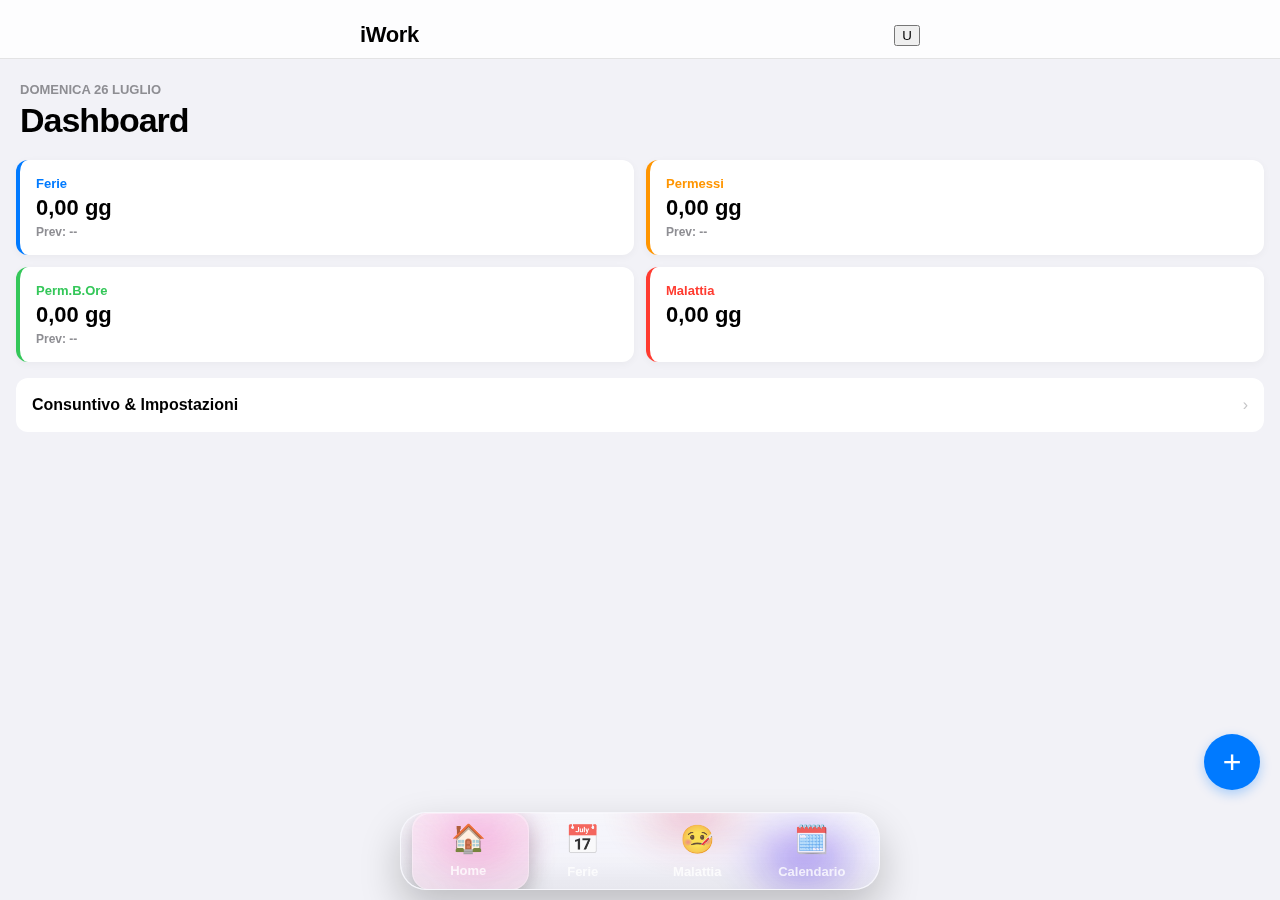
<file: index.html>
<!DOCTYPE html>
<html lang="it">
<head>
    <meta charset="UTF-8">
    <meta name="viewport" content="width=device-width, initial-scale=1.0, maximum-scale=1.0, user-scalable=no, viewport-fit=cover">
    <title>iWork - Dashboard</title>
    <link rel="stylesheet" href="style.css">
    <link rel="manifest" href="manifest.json">
    <link rel="apple-touch-icon" href="icon-192.png">
    <meta name="apple-mobile-web-app-capable" content="yes">
    <meta name="apple-mobile-web-app-status-bar-style" content="black-translucent">
</head>
<body data-page="index">
    <header class="ios-navbar">
        <div class="nav-content"><span class="nav-brand">iWork</span><button id="user-pill" class="user-pill" onclick="openUserPicker()" title="Cambia utente">U</button></div>
    </header>

    <main class="main-content">
        <header class="dashboard-header">
            <p class="date-subtitle" id="current-date"></p>
            <h1 class="large-title">Dashboard</h1>
        </header>

        <section class="ios-card-grid">
            <div class="ios-card" style="border-left: 4px solid var(--blue);">
                <span class="card-label" style="color:var(--blue)">Ferie</span>
                <span class="value" id="val-ferie">--</span>
                <span class="subvalue" id="val-ferie-prev">Prev: --</span>
            </div>
            <div class="ios-card" style="border-left: 4px solid var(--orange);">
                <span class="card-label" style="color:var(--orange)">Permessi</span>
                <span class="value" id="val-rol">--</span>
                <span class="subvalue" id="val-rol-prev">Prev: --</span>
            </div>
            <div class="ios-card" style="border-left: 4px solid var(--green);">
                <span class="card-label" style="color:var(--green)">Perm.B.Ore</span>
                <span class="value" id="val-conto">--</span>
                <span class="subvalue" id="val-conto-prev">Prev: --</span>
            </div>
            <div class="ios-card" style="border-left: 4px solid var(--red);">
                <span class="card-label" style="color:var(--red)">Malattia</span>
                <span class="value" id="val-malattia">--</span>
            </div>
        </section>

        <div style="padding: 0 16px;">
            <button class="ios-card-btn" onclick="toggleSheet(true)">
                <span style="font-weight:600;">Consuntivo & Impostazioni</span>
                <span style="color:#C6C6C8;">›</span>
            </button>
        </div>
    </main>

    <button class="ios-fab" onclick="openAddModal()">+</button>

    <div id="modal-overlay" class="modal-backdrop" onclick="toggleModal(false)"></div>
    <div id="add-modal" class="ios-page-sheet" style="height: 72%;">
        <div class="modal-nav">
            <button onclick="toggleModal(false)" class="btn-link">Annulla</button>
            <span class="modal-title" style="font-weight:600;">Nuovo Record</span>
            <button onclick="saveData()" class="btn-link" style="font-weight:700;">Aggiungi</button>
        </div>
        <div style="padding: 20px; background: #F2F2F7; height: 100%;">
            <div class="ios-input-group">
                <div class="ios-input-row">
                    <label>Tipo</label>
                    <select id="in-tipo" onchange="gestisciAutoOre()">
                        <option value="ferie">Ferie (Personali)</option>
                        <option value="ferie_az">Ferie (Aziendali)</option>
                        <option value="rol">Permessi (ROL)</option>
                        <option value="conto">Perm.B.Ore</option>
                        <option value="malattia">Malattia</option>
                        <option value="avis">🩸 AVIS</option>
                        <option value="maturazione">➕ Maturazione</option>
                    </select>
                </div>
                <div class="ios-input-row">
                    <label>Ore</label>
                    <input type="number" id="in-ore" step="0.01" placeholder="0.00">
                </div>
                <div class="ios-input-row">
                    <label>Data</label>
                    <input type="date" id="in-data">
                </div>
                <div class="ios-input-row">
                    <label>Note</label>
                    <input type="text" id="in-note" placeholder="Opzionale">
                </div>
            </div>
        </div>
    </div>

    <div id="overlay-sheet" class="modal-backdrop" onclick="toggleSheet(false)"></div>
    <div id="ios-sheet" class="ios-page-sheet" style="height:92%;">
        <div class="modal-nav">
            <button onclick="toggleSettings()" class="btn-link" style="font-size: 24px;">⚙️</button>
            <span class="modal-title">Consuntivo</span>
            <button onclick="toggleSheet(false)" class="btn-link" style="font-weight:700;">Fatto</button>
        </div>
        <div style="padding:20px; overflow-y:auto; height:calc(100% - 60px);">
            <div id="settings-panel" style="display:none; background:#F2F2F7; padding:15px; border-radius:14px; margin-bottom:20px; border: 1px solid #DDD;">
                <h3 style="margin-top:0; font-size:16px;">Configurazione Residui (Ore)</h3>
                <div id="settings-inputs"></div>
                <button onclick="saveSettings()" class="ios-btn-blue" style="margin-top:10px; padding:12px;">Salva e Aggiorna</button>
            </div>
            <div class="consuntivo-container">
                <table style="width:100%; border-collapse:collapse; font-size:12px;">
                    <thead>
                        <tr style="background:#F9F9F9; border-bottom:0.5px solid #DDD;">
                            <th style="padding:10px; text-align:left;">VOCE</th>
                            <th style="padding:10px; text-align:center;">AP</th>
                            <th style="padding:10px; text-align:center;">SPET.</th>
                            <th style="padding:10px; text-align:center;">GOD.</th>
                            <th style="padding:10px; text-align:right;">SALDO</th>
                        </tr>
                    </thead>
                    <tbody id="consuntivo-body"></tbody>
                </table>
            </div>
            <div style="margin-top:30px;">
                <button onclick="exportBackup()" class="ios-btn-white" style="color:var(--blue); display:flex; justify-content:space-between;">
                    <span>Esporta Backup</span><span>📥</span>
                </button>
                <input type="file" id="importFile" style="display:none" onchange="importBackup(event)">
                <button onclick="document.getElementById('importFile').click()" class="ios-btn-white" style="color:var(--orange); margin-top:10px; display:flex; justify-content:space-between;">
                    <span>Importa Backup</span><span>📤</span>
                </button>
            </div>
        </div>
    </div>

    <nav class="tab-bar tab-liquid">
        <div class="liquid-indicator"></div>
        <a href="index.html" class="tab-item active">🏠<span>Home</span></a>
        <a href="ferie.html" class="tab-item">📅<span>Ferie</span></a>
        <a href="malattia.html" class="tab-item">🤒<span>Malattia</span></a>
        <a href="calendario.html" class="tab-item">🗓️<span>Calendario</span></a>
    </nav>
    <script src="app.js"></script>
</body>
</html>
</file>
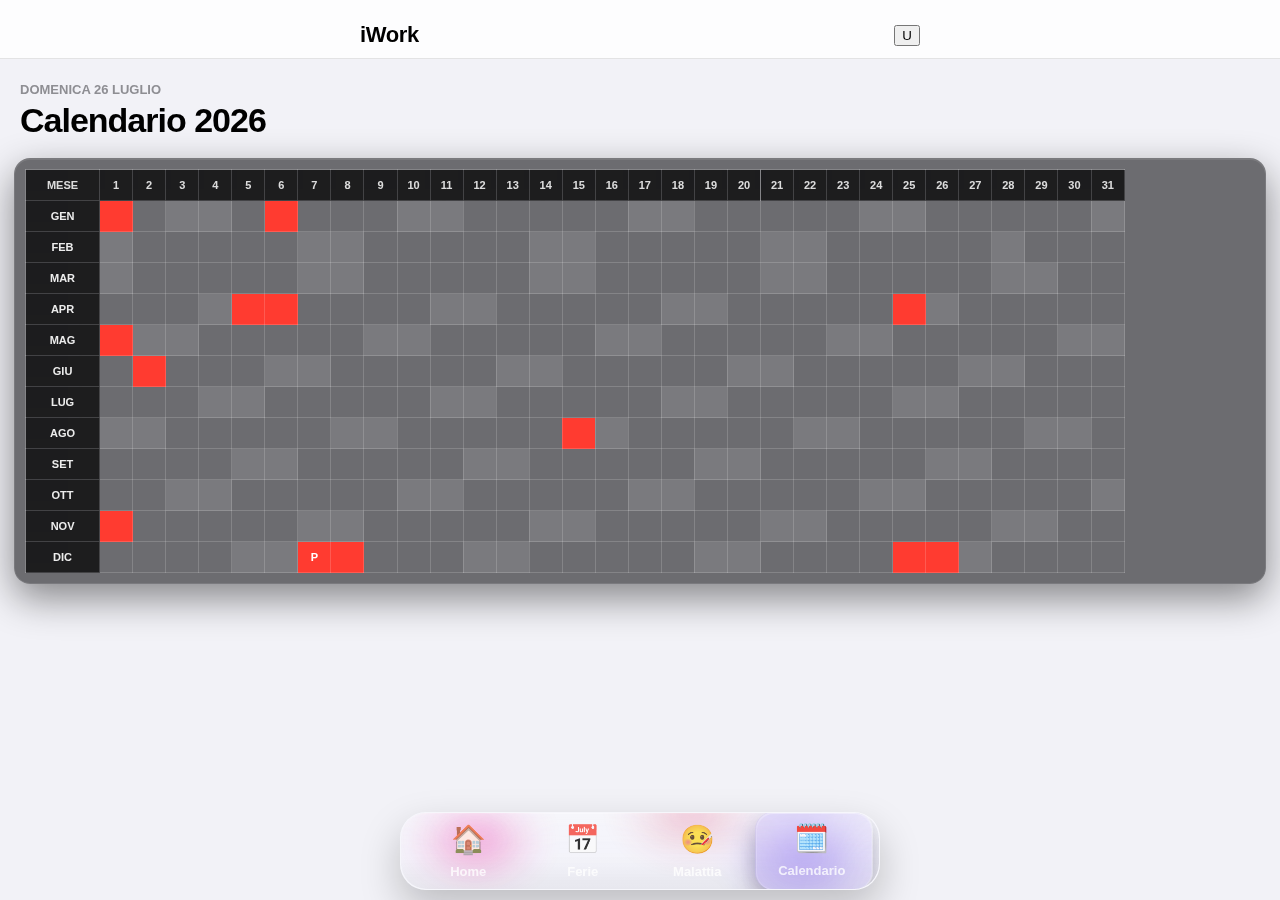
<file: calendario.html>
<!DOCTYPE html>

<html lang="it">
<head>
<meta charset="utf-8"/>
<meta content="width=device-width, initial-scale=1.0, maximum-scale=1.0, user-scalable=no, viewport-fit=cover" name="viewport"/>
<title>iWork - Calendario Orizzontale</title>
<link href="style.css" rel="stylesheet"/>
    <link rel="apple-touch-icon" sizes="180x180" href="icon-180.png">
    <link rel="apple-touch-icon" sizes="167x167" href="icon-167.png">
    <link rel="apple-touch-icon" sizes="152x152" href="icon-152.png">
    <link rel="apple-touch-icon" sizes="120x120" href="icon-120.png">
</head>
<body data-page="calendario">
<header class="ios-navbar">
<div class="nav-content"><span class="nav-brand">iWork</span><button id="user-pill" class="user-pill" onclick="openUserPicker()" title="Cambia utente">U</button></div>
</header>

<main class="main-content">
<header class="dashboard-header">
<p class="date-subtitle" id="current-date"></p>
<h1 class="large-title" id="calendar-title">Calendario</h1>
</header>

<div class="calendar-wrapper">
<table class="calendar-table">
<thead>
<tr id="calendarHeader"></tr>
</thead>
<tbody id="calendarBody"></tbody>
</table>
</div>
</main>
<nav class="tab-bar tab-liquid">
  <div class="liquid-indicator"></div>

  <a href="index.html" class="tab-item">🏠<span>Home</span></a>
  <a href="ferie.html" class="tab-item">📅<span>Ferie</span></a>
  <a href="malattia.html" class="tab-item">🤒<span>Malattia</span></a>
  <a href="calendario.html" class="tab-item active">🗓️<span>Calendario</span></a>
</nav>

<script src="app.js"></script>
</body>
</html>
</file>
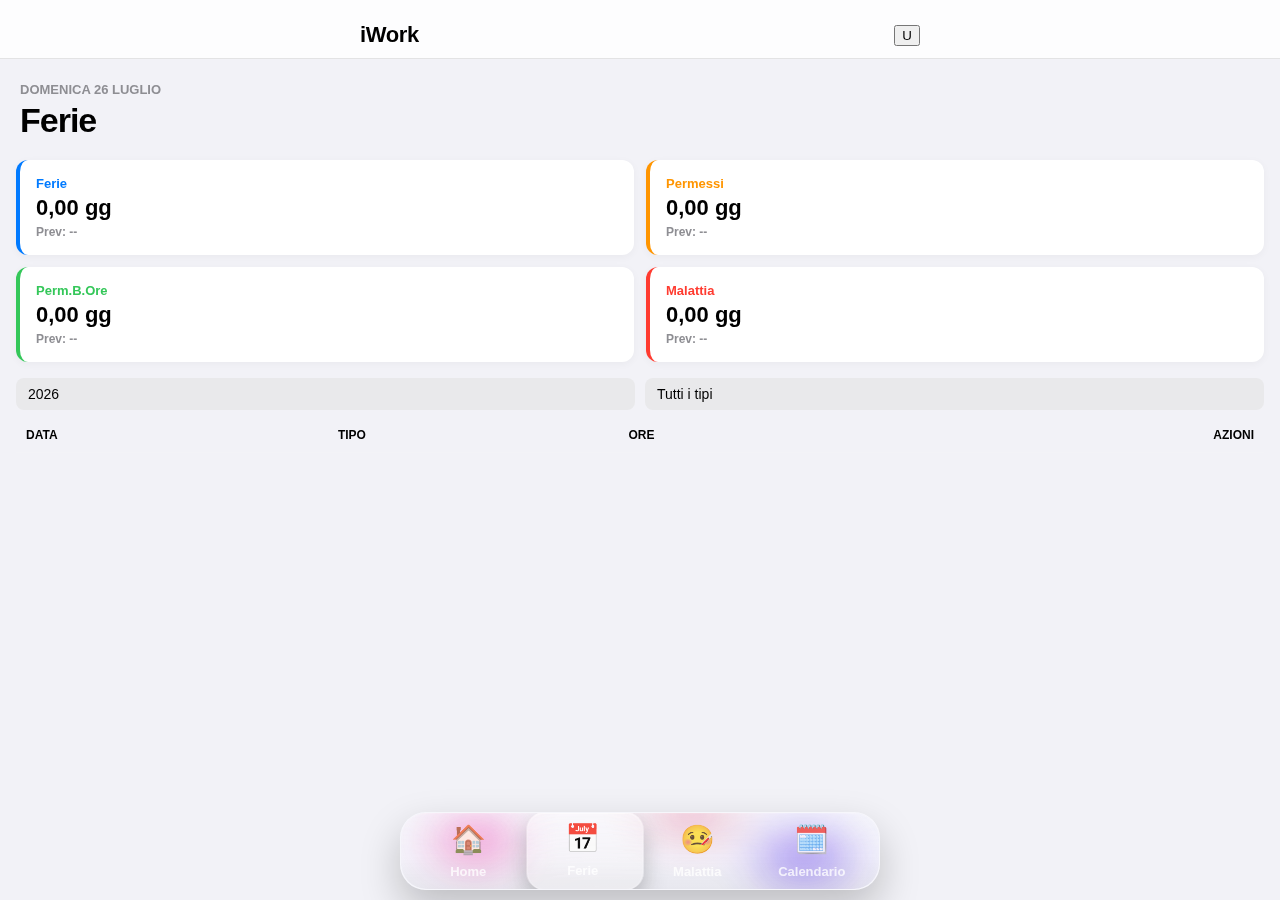
<file: ferie.html>
<!DOCTYPE html>
<html lang="it">
<head>
  <meta charset="UTF-8">
  <meta name="viewport" content="width=device-width, initial-scale=1.0, maximum-scale=1.0, user-scalable=no, viewport-fit=cover">
  <title>iWork - Ferie</title>
  <link rel="stylesheet" href="style.css">
  <link rel="manifest" href="manifest.v24c.json">
  <link rel="apple-touch-icon" href="icon-192.png">
  <meta name="apple-mobile-web-app-capable" content="yes">
  <meta name="apple-mobile-web-app-status-bar-style" content="black-translucent">
</head>
<body data-page="ferie">
  <header class="ios-navbar">
    <div class="nav-content"><span class="nav-brand">iWork</span><button id="user-pill" class="user-pill" onclick="openUserPicker()" title="Cambia utente">U</button></div>
  </header>

  <main class="main-content">
    <header class="dashboard-header">
      <p class="date-subtitle" id="current-date"></p>
      <h1 class="large-title">Ferie</h1>
    </header>

    <section class="ios-card-grid">
      <div class="ios-card" style="border-left: 4px solid var(--blue);">
        <span class="card-label" style="color:var(--blue)">Ferie</span>
        <span class="value" id="val-ferie">--</span>
        <span class="subvalue" id="val-ferie-prev">Prev: --</span>
      </div>
      <div class="ios-card" style="border-left: 4px solid var(--orange);">
        <span class="card-label" style="color:var(--orange)">Permessi</span>
        <span class="value" id="val-rol">--</span>
        <span class="subvalue" id="val-rol-prev">Prev: --</span>
      </div>
      <div class="ios-card" style="border-left: 4px solid var(--green);">
        <span class="card-label" style="color:var(--green)">Perm.B.Ore</span>
        <span class="value" id="val-conto">--</span>
        <span class="subvalue" id="val-conto-prev">Prev: --</span>
      </div>
      <div class="ios-card" style="border-left: 4px solid var(--red);">
        <span class="card-label" style="color:var(--red)">Malattia</span>
        <span class="value" id="val-malattia">--</span>
        <span class="subvalue" id="val-malattia-prev">Prev: --</span>
      </div>
    </section>

    <div style="padding: 0 16px 8px; display:flex; gap:10px;">
      <select id="filter-anno" class="ios-select" style="flex:1;"></select>
      <select id="filter-tipo" class="ios-select" style="flex:1;">
        <option value="all">Tutti i tipi</option>
        <option value="ferie">Ferie</option>
        <option value="ferie_az">Ferie AZ.</option>
        <option value="rol">ROL</option>
        <option value="conto">Conto ore</option>
        <option value="avis">AVIS</option>
        <option value="maturazione">Maturazioni</option>
      </select>
    </div>

    <div style="padding: 0 16px;">
      <table style="width:100%; border-collapse:collapse; font-size:12px;">
        <thead>
          <tr style="background:rgba(255,255,255,0.06); border-bottom:0.5px solid rgba(255,255,255,0.10);">
            <th style="padding:10px; text-align:left;">DATA</th>
            <th style="padding:10px; text-align:left;">TIPO</th>
            <th style="padding:10px; text-align:left;">ORE</th>
            <th style="padding:10px; text-align:right;">AZIONI</th>
          </tr>
        </thead>
        <tbody id="history-body"></tbody>
      </table>
    </div>
  </main>

  <nav class="tab-bar tab-liquid">
    <div class="liquid-indicator"></div>
    <a href="index.html" class="tab-item">🏠<span>Home</span></a>
    <a href="ferie.html" class="tab-item active">📅<span>Ferie</span></a>
    <a href="malattia.html" class="tab-item">🤒<span>Malattia</span></a>
    <a href="calendario.html" class="tab-item">🗓️<span>Calendario</span></a>
  </nav>

  <script src="app.js"></script>
</body>
</html>
</file>
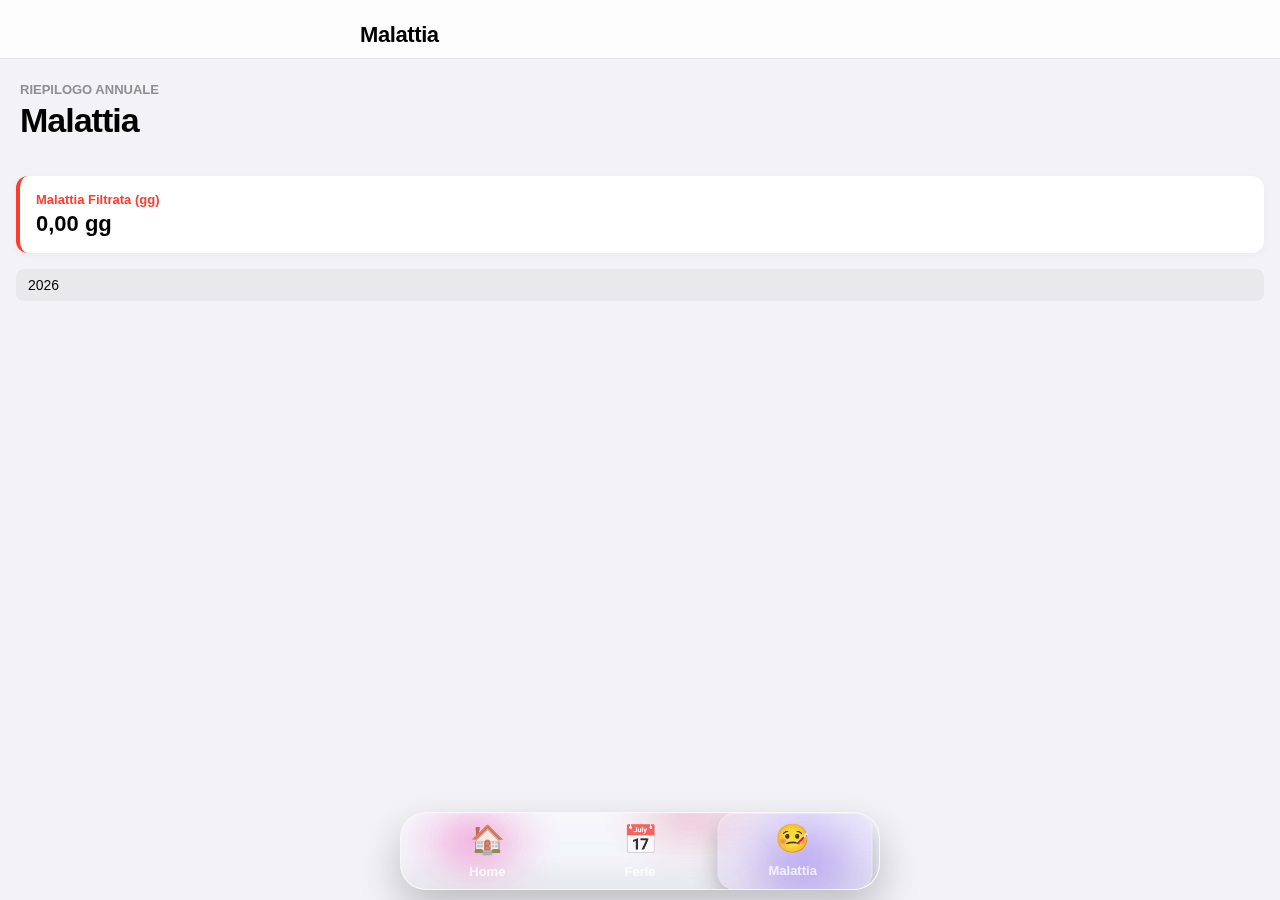
<file: Malattia.html>
<!DOCTYPE html>
<html lang="it">
<head>
    <meta charset="UTF-8">
    <meta name="viewport" content="width=device-width, initial-scale=1.0, maximum-scale=1.0, user-scalable=no, viewport-fit=cover">
    <title>iWork - Malattia</title>
    <link rel="stylesheet" href="style.css">
</head>
<body data-page="malattia">
    <header class="ios-navbar"><div class="nav-content"><span class="nav-brand">Malattia</span></div></header>
    <main class="main-content">
        <header class="dashboard-header">
            <p class="date-subtitle">Riepilogo Annuale</p>
            <h1 class="large-title">Malattia</h1>
        </header>
        <div class="ios-card" style="margin:16px; border-left: 4px solid var(--red);">
            <span class="card-label" style="color:var(--red)">Malattia Filtrata (gg)</span>
            <span class="value" id="val-malattia">--</span>
        </div>
        <div class="filter-bar" style="padding:0 16px 16px 16px;">
            <select id="filter-anno" class="ios-select" onchange="renderizzaTabella('malattia')" style="width:100%;">
                <option value="all">Tutti gli anni</option>
            </select>
        </div>
        <div class="ios-card" style="margin:0 16px; padding:0; overflow:hidden;">
            <table style="width:100%; border-collapse:collapse;"><tbody id="history-body"></tbody></table>
        </div>
    </main>

    <div id="edit-modal-overlay" class="modal-backdrop" onclick="toggleEditModal(false)"></div>
    <div id="edit-modal" class="ios-page-sheet" style="height: 75%;">
        <div class="modal-nav">
            <button onclick="toggleEditModal(false)" class="btn-link">Annulla</button>
            <span class="modal-title" style="font-weight:600;">Modifica Record</span>
            <button onclick="updateData()" class="btn-link" style="font-weight:700;">Salva</button>
        </div>
        <div style="padding: 20px; background: #F2F2F7; height: 100%;">
            <input type="hidden" id="edit-id">
            <div class="ios-input-group">
                <div class="ios-input-row">
                    <label>Tipo</label>
                    <select id="edit-tipo">
                        <option value="malattia">Malattia</option>
                        <option value="ferie">Ferie (Personali)</option>
                        <option value="ferie_az">Ferie (Aziendali)</option>
                        <option value="rol">Permessi (ROL)</option>
                        <option value="conto">Perm.B.Ore</option>
                        <option value="avis">🩸 AVIS</option>
                    </select>
                </div>
                <div class="ios-input-row">
                    <label>Ore</label>
                    <input type="number" id="edit-ore" step="0.01">
                </div>
                <div class="ios-input-row">
                    <label>Data</label>
                    <input type="date" id="edit-data">
                </div>
                <div class="ios-input-row">
                    <label>Note</label>
                    <input type="text" id="edit-note">
                </div>
                <div class="ios-input-row" style="justify-content:space-between; display:flex; align-items:center;">
                    <label>Solo Pianificato</label>
                    <input type="checkbox" id="edit-pianificato" style="width:20px; height:20px;">
                </div>
            </div>
        </div>
    </div>

    <nav class="tab-bar">
        <a href="index.html" class="tab-item">🏠<span>Home</span></a>
        <a href="ferie.html" class="tab-item">📅<span>Ferie</span></a>
        <a href="malattia.html" class="tab-item active">🤒<span>Malattia</span></a>
    </nav>
    <script src="app.js"></script>
    <script>
  if ('serviceWorker' in navigator) {
    window.addEventListener('load', () => {
      navigator.serviceWorker.register('./sw.js')
        .then(reg => console.log('Service Worker attivo su:', reg.scope))
        .catch(err => console.log('Errore SW:', err));
    });
  }
</script>
</body>
</html>
</file>
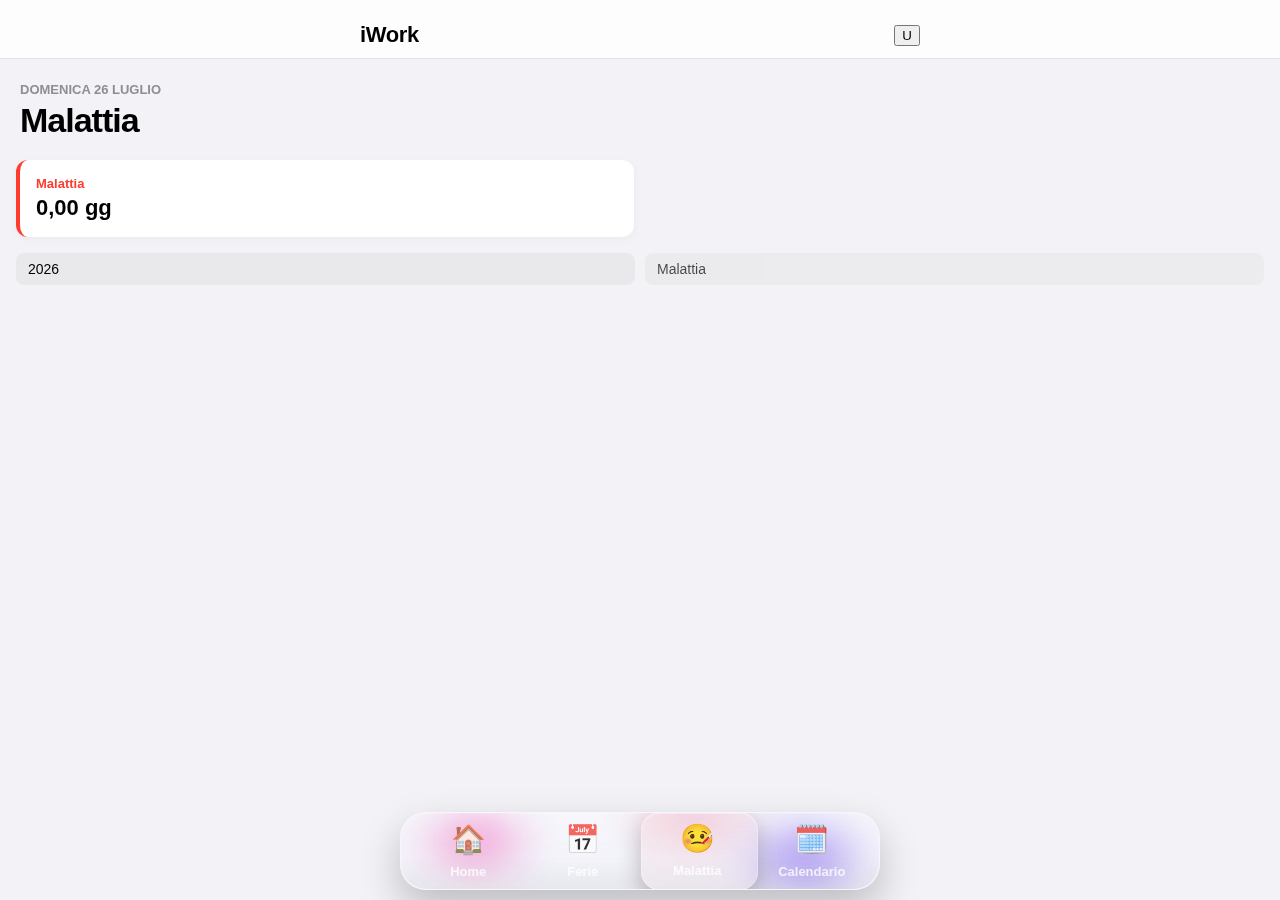
<file: malattia.html>
<!DOCTYPE html>
<html lang="it">
<head>
  <meta charset="UTF-8">
  <meta name="viewport" content="width=device-width, initial-scale=1.0, maximum-scale=1.0, user-scalable=no, viewport-fit=cover">
  <title>iWork - Malattia</title>
  <link rel="stylesheet" href="style.css">
  <link rel="manifest" href="manifest.json">
  <link rel="apple-touch-icon" href="icon-192.png">
  <meta name="apple-mobile-web-app-capable" content="yes">
  <meta name="apple-mobile-web-app-status-bar-style" content="black-translucent">
</head>
<body data-page="malattia">
  <header class="ios-navbar">
    <div class="nav-content"><span class="nav-brand">iWork</span><button id="user-pill" class="user-pill" onclick="openUserPicker()" title="Cambia utente">U</button></div>
  </header>

  <main class="main-content">
    <header class="dashboard-header">
      <p class="date-subtitle" id="current-date"></p>
      <h1 class="large-title">Malattia</h1>
    </header>

    <section class="ios-card-grid">
      <div class="ios-card" style="border-left: 4px solid var(--red);">
        <span class="card-label" style="color:var(--red)">Malattia</span>
        <span class="value" id="val-malattia">--</span>
      </div>
    </section>

    <div class="filter-bar" style="padding:0 16px 16px 16px; display:flex; gap:10px;">
      <select id="filter-anno" class="ios-select" style="flex:1;">
        <option value="all">Tutti gli anni</option>
      </select>
      <select id="filter-tipo" class="ios-select" style="flex:1;" disabled>
        <option value="malattia">Malattia</option>
      </select>
    </div>

    <div class="ios-card" style="margin:0 16px; padding:0; overflow:hidden;">
      <table style="width:100%; border-collapse:collapse;">
        <tbody id="history-body"></tbody>
      </table>
    </div>
  </main>

  <!-- MODALE (serve per ✏️ Modifica Record) -->
  <div id="modal-overlay" class="modal-backdrop" onclick="toggleModal(false)"></div>
  <div id="add-modal" class="ios-page-sheet" style="height: 72%;">
    <div class="modal-nav">
      <button onclick="toggleModal(false)" class="btn-link">Annulla</button>
      <span class="modal-title" id="add-modal-title" style="font-weight:600;">Modifica Record</span>
      <button onclick="saveData()" class="btn-link" id="add-modal-save" style="font-weight:700;">Salva</button>
    </div>
    <div class="sheet-body" style="padding: 20px; height: 100%; overflow:auto;">
      <div class="ios-input-group">
        <div class="ios-input-row">
          <label>Tipo</label>
          <select id="in-tipo" onchange="gestisciAutoOre()">
            <option value="ferie">Ferie (Personali)</option>
            <option value="ferie_az">Ferie (Aziendali)</option>
            <option value="rol">Permessi (ROL)</option>
            <option value="conto">Perm.B.Ore</option>
            <option value="malattia">Malattia</option>
            <option value="avis">🩸 AVIS</option>
          </select>
        </div>
        <div class="ios-input-row">
          <label>Ore</label>
          <input type="number" id="in-ore" step="0.01" placeholder="0.00">
        </div>
        <div class="ios-input-row">
          <label>Data</label>
          <input type="date" id="in-data">
        </div>
        <div class="ios-input-row">
          <label>Note</label>
          <input type="text" id="in-note" placeholder="Opzionale">
        </div>
        <div class="form-row checkbox-row" style="padding: 12px 16px;">
          <label class="checkbox-container" style="display:flex; align-items:center; justify-content:space-between; width:100%;">
            <span>Solo Pianificato</span>
            <input type="checkbox" id="in-pianificato">
          </label>
        </div>
      </div>
    </div>
  </div>

  <nav class="tab-bar tab-liquid">
    <div class="liquid-indicator" aria-hidden="true"></div>
    <a href="index.html" class="tab-item">🏠<span>Home</span></a>
    <a href="ferie.html" class="tab-item">📅<span>Ferie</span></a>
    <a href="malattia.html" class="tab-item active">🤒<span>Malattia</span></a>
    <a href="calendario.html" class="tab-item">🗓️<span>Calendario</span></a>
  </nav>

  <script src="app.js"></script>
</body>
</html>
</file>
<file: style.css>
:root {
    --blue: #007AFF;
    --red: #FF3B30;
    --green: #34C759;
    --orange: #FF9500;
    --bg: #F2F2F7;
    --card-bg: #FFFFFF;
}

body {
    font-family: -apple-system, BlinkMacSystemFont, "Segoe UI", Roboto, Helvetica, Arial, sans-serif;
    background: var(--bg);
    margin: 0;
    /* Gestione dinamica degli spazi per iPhone (Notch e Home Bar) */
    padding-top: env(safe-area-inset-top);
    padding-bottom: calc(100px + env(safe-area-inset-bottom));
    color: #000;
    -webkit-tap-highlight-color: transparent;
}

/* NAVBAR AGGIORNATA PER IPHONE */
.ios-navbar {
    background: rgba(255, 255, 255, 0.8);
    backdrop-filter: blur(20px);
    -webkit-backdrop-filter: blur(20px);
    padding: calc(45px + env(safe-area-inset-top)) 16px 12px;
    border-bottom: 0.5px solid rgba(0, 0, 0, 0.1);
    position: sticky; top: 0; z-index: 100;
    display: flex; align-items: center; justify-content: center;
}

.nav-brand { font-weight: 600; font-size: 17px; }
.dashboard-header { padding: 10px 20px 20px; }
.large-title { font-size: 34px; font-weight: 700; letter-spacing: -1px; margin: 0; }
.date-subtitle { color: #8E8E93; text-transform: uppercase; font-size: 13px; font-weight: 600; margin-bottom: 4px; }

/* GRIGLIE E CARD */
.ios-card-grid { display: grid; grid-template-columns: 1fr 1fr; gap: 12px; padding: 0 16px 16px; }
.ios-card { background: var(--card-bg); border-radius: 12px; padding: 16px; display: flex; flex-direction: column; box-shadow: 0 2px 8px rgba(0,0,0,0.04); }
.card-label { font-size: 13px; font-weight: 600; margin-bottom: 4px; }
.value { font-size: 22px; font-weight: 700; }

/* INPUT E FORM */
.ios-input-group {
    background: white;
    border-radius: 12px;
    margin: 0 0 20px 0;
    border: 1px solid var(--line);
    overflow: visible; /* 🔥 era hidden → tagliava il toggle */
}

.ios-input-row { display: flex; justify-content: space-between; align-items: center; padding: 12px 16px; border-bottom: 0.5px solid #EEE; }
.ios-input-row label { font-size: 17px; color: #000; }
.ios-input-row input, .ios-input-row select {
    border: none; background: none; font-size: 17px; color: #8E8E93;
    text-align: right; outline: none; width: 60%; 
}

/* BOTTONI E FAB */
.ios-card-btn { background: var(--card-bg); width: 100%; border-radius: 12px; border: none; padding: 18px 16px; display: flex; justify-content: space-between; font-size: 16px; cursor: pointer; }
.ios-fab { 
    position: fixed; 
    bottom: calc(110px + env(safe-area-inset-bottom)); 
    right: 20px; 
    width: 56px; height: 56px; background: var(--blue); color: white; border-radius: 28px; border: none; font-size: 32px; box-shadow: 0 4px 12px rgba(0,122,255,0.3); z-index: 50; display: flex; align-items: center; justify-content: center; cursor: pointer; 
}

/* TAB BAR AGGIORNATA PER IPHONE */
/* =========================
   LIQUID PILL TAB BAR
   ========================= */

.tab-bar {
  position: fixed;
  bottom: 18px;
  left: 50%;
  transform: translateX(-50%);
  width: 92%;
  display: flex;
  justify-content: space-between;
  padding: 8px;
  border-radius: 40px;
  background: rgba(20,20,24,0.55);
  backdrop-filter: blur(30px);
  -webkit-backdrop-filter: blur(30px);
  box-shadow:
    0 8px 30px rgba(0,0,0,0.45),
    inset 0 1px 0 rgba(255,255,255,0.08);
  z-index: 1000;
}

.tab-item {
  position: relative;
  flex: 1;
  text-align: center;
  padding: 8px 0;
  z-index: 2;
  color: rgba(255,255,255,0.6);
  font-size: 20px;
  transition: color 0.25s ease;
}

.tab-item span {
  display: block;
  font-size: 11px;
  margin-top: 2px;
}

.tab-item.active {
  color: #fff;
}

/* PILL INDICATOR */

.liquid-indicator {
  position: absolute;
  height: 56px;
  border-radius: 999px;
  background: linear-gradient(
    145deg,
    rgba(255,255,255,0.18),
    rgba(255,255,255,0.05)
  );
  backdrop-filter: blur(35px);
  -webkit-backdrop-filter: blur(35px);
  box-shadow:
    inset 0 1px 2px rgba(255,255,255,0.35),
    0 4px 20px rgba(0,0,0,0.35);
  transition: all 0.35s cubic-bezier(.4,0,.2,1);
  z-index: 1;
}

/* MODALI E SHEET */
.ios-page-sheet { 
    position: fixed; bottom: -100%; left: 0; width: 100%; background: white; border-radius: 15px 15px 0 0; transition: bottom 0.4s cubic-bezier(0.25, 0.1, 0.25, 1); z-index: 200; box-shadow: 0 -5px 20px rgba(0,0,0,0.15); 
    padding-bottom: env(safe-area-inset-bottom);
}
.ios-page-sheet.active { bottom: 0; }
.modal-backdrop { position: fixed; top: 0; left: 0; width: 100%; height: 100%; background: rgba(0,0,0,0.4); display: none; z-index: 150; }
.modal-nav { display: flex; justify-content: space-between; align-items: center; padding: 16px; border-bottom: 0.5px solid #EEE; background: white; border-radius: 15px 15px 0 0; }
.btn-link { background: none; border: none; color: var(--blue); font-size: 17px; cursor: pointer; }

/* BADGES */
.badge-ferie { background: #E3F2FD; color: #0D47A1; padding: 4px 8px; border-radius: 6px; font-size: 11px; font-weight: 700; }
.badge-ferie_az { background: #E8EAF6; color: #3F51B5; border: 1px dashed #3F51B5; padding: 3px 7px; border-radius: 6px; font-size: 11px; font-weight: 700; }
.badge-rol { background: #FFF3E0; color: #E65100; padding: 4px 8px; border-radius: 6px; font-size: 11px; font-weight: 700; }
.badge-conto { background: #E8F5E9; color: #1B5E20; padding: 4px 8px; border-radius: 6px; font-size: 11px; font-weight: 700; }
.badge-malattia { background: #FFEBEE; color: #B71C1C; padding: 4px 8px; border-radius: 6px; font-size: 11px; font-weight: 700; }
.badge-maturazione { background: #F3E5F5; color: #4A148C; padding: 4px 8px; border-radius: 6px; font-size: 11px; font-weight: 700; }
.badge-avis { background: #FFEBEE; color: #C62828; border: 1px solid #EF9A9A; padding: 4px 8px; border-radius: 6px; font-size: 11px; font-weight: 800; }

/* NUOVA SEZIONE: CALENDARIO ORIZZONTALE (Stile Tabella Allegata) */
.calendar-wrapper {
    overflow-x: auto;
    margin: 10px 16px;
    background: white;
    border-radius: 12px;
    border: 0.5px solid #DDD;
    box-shadow: 0 2px 8px rgba(0,0,0,0.05);
}

.calendar-table {
    border-collapse: collapse;
    width: 100%;
    font-size: 11px;
}

.calendar-table th, .calendar-table td {
    border: 0.5px solid #EEE;
    min-width: 30px;
    height: 32px;
    text-align: center;
    padding: 0;
}

/* Prima colonna dei mesi bloccata a sinistra durante lo scroll */
.calendar-table td:first-child {
    font-weight: bold;
    background: #F9F9F9;
    position: sticky;
    left: 0;
    z-index: 5;
    min-width: 60px;
}

.calendar-table th { background: #F2F2F7; }

/* Classi Colore basate sull'allegato */
.bg-weekend { background-color: #D1D1D6 !important; } /* Grigio */
.bg-festivo { background-color: var(--green) !important; color: white; } /* Verde */
.bg-ferie-coll { background-color: var(--blue) !important; color: white; } /* Blu (F) */
.bg-patrono { background-color: #FFCC00 !important; color: black; font-weight: bold; } /* Giallo (P) */
.bg-inventario { background-color: var(--red) !important; } /* Rosso */

/* Legenda Calendario */
.legend-container { 
    padding: 16px; 
    display: flex; 
    flex-wrap: wrap; 
    gap: 12px; 
    font-size: 12px; 
}
.legend-item { display: flex; align-items: center; }
.legend-item i { display: inline-block; width: 14px; height: 14px; border-radius: 3px; margin-right: 6px; }

/* UTILITY */
.ios-select { -webkit-appearance: none; appearance: none; background: #E9E9EB; border: none; padding: 8px 12px; border-radius: 8px; font-size: 14px; color: #000; }
.ios-btn-blue { width: 100%; background: var(--blue); color: white; padding: 14px; border-radius: 12px; border: none; font-weight: 600; font-size: 17px; cursor: pointer; }
.ios-btn-white { width: 100%; background: white; padding: 14px; border-radius: 12px; border: 0.5px solid #DDD; font-weight: 600; font-size: 16px; cursor: pointer; }
/* Contenitore per lo scroll orizzontale */
.calendar-wrapper {
    overflow-x: auto;
    margin: 10px;
    background: white;
    border-radius: 12px;
    border: 0.5px solid #DDD;
}

.calendar-table {
    border-collapse: collapse;
    width: 100%;
    font-size: 11px;
}

.calendar-table th, .calendar-table td {
    border: 0.5px solid #EEE;
    min-width: 28px;
    height: 30px;
    text-align: center;
    padding: 0;
}

.calendar-table th { background: #F2F2F7; position: sticky; left: 0; z-index: 2; }
.calendar-table td:first-child { font-weight: bold; background: #F9F9F9; position: sticky; left: 0; }

/* Colori celle */
.bg-weekend { background-color: #d7d7da; } /* Grigio Apple */
.bg-festivo { background-color: #d11c1c !important; color: white; } /* Rosso */
.bg-ferie-coll { background-color: #ff4800 !important; color: white; } /* Arancio */
.bg-malattia { background-color: #5D4037 !important; color: white; } /* Marrone */

.legend-container { padding: 16px; display: flex; flex-wrap: wrap; gap: 10px; font-size: 12px; }
.legend-item i { display: inline-block; width: 12px; height: 12px; border-radius: 3px; margin-right: 4px; }
.box-green { background: #d11c1c; }
.box-blue { background: #ff4800; }
.box-grey { background: #d7d7da; }

/* Subvalue sotto le card (Prev / Prog) */
.subvalue{
  font-size:12px;
  color:#8E8E93;
  margin-top:4px;
  font-weight:600;
}

/* === CALENDARIO: colori coerenti con app.js === */
.bg-weekend{ background-color:#D1D1D6 !important; }
.bg-festivo{ background-color: var(--red) !important; color:#fff !important; font-weight:800; }
.bg-ferie-az{ background-color: var(--orange) !important; color:#fff !important; font-weight:800; }
.bg-ferie{ background-color: var(--green) !important; color:#fff !important; font-weight:800; }
.bg-rol{ background-color: #FFD60A !important; color:#000 !important; font-weight:800; }
.bg-conto{ background-color: #34C759 !important; color:#fff !important; font-weight:800; }
.bg-malattia{ background-color: #5D4037 !important; color:#fff !important; font-weight:800; }
.bg-avis{ background-color: var(--blue) !important; color:#fff !important; font-weight:800; }

/* Evidenzia celle SOLO PIANIFICATO nel calendario */
.is-pian{
  outline: 2px dashed rgba(0,0,0,0.55);
  outline-offset: -3px;
  position: relative;
}
.is-pian::after{
  content:"";
  position:absolute;
  inset:0;
  background-image: repeating-linear-gradient(
    45deg,
    rgba(255,255,255,0.00),
    rgba(255,255,255,0.00) 6px,
    rgba(255,255,255,0.18) 6px,
    rgba(255,255,255,0.18) 10px
  );
  pointer-events:none;
}

/* Griglia calendario: linee verticali/orizzontali ben visibili */
.calendar-table, .grid-table{
  border-collapse: collapse;
  width: 100%;
  table-layout: fixed;
}
.calendar-table th, .calendar-table td,
.grid-table th, .grid-table td{
  border: 1px solid rgba(0,0,0,0.18) !important;
  text-align: center;
  padding: 0;
  min-width: 28px;
  height: 30px;
  font-size: 11px;
}
.col-mese{
  font-weight: 700;
  background: #F9F9F9;
  position: sticky;
  left: 0;
  z-index: 5;
  min-width: 56px;
}
/* ===== Patch (non rompe il resto) ===== */

/* 1) Il toggle "Solo Pianificato" può venire tagliato se overflow:hidden */
.ios-input-group{ overflow: visible; }

/* 2) Griglia calendario sempre visibile */
.calendar-table{ border-collapse: collapse; }
.calendar-table th, .calendar-table td{ border: 0.5px solid rgba(0,0,0,0.10) !important; }

/* 3) Classi calendario coerenti con app.js */
.bg-weekend{ background-color:#D1D1D6 !important; }
.bg-festivo{ background-color: var(--red) !important; color:#fff !important; font-weight:800; }
.bg-ferie-az{ background-color: var(--orange) !important; color:#fff !important; font-weight:800; }
.bg-ferie{ background-color: var(--green) !important; color:#fff !important; font-weight:800; }
.bg-rol{ background-color: #FFD60A !important; color:#000 !important; font-weight:800; }
.bg-conto{ background-color: #34C759 !important; color:#fff !important; font-weight:800; }
.bg-malattia{ background-color: #5D4037 !important; color:#fff !important; font-weight:800; }
.bg-avis{ background-color: var(--blue) !important; color:#fff !important; font-weight:800; }

/* 4) Pianificato: bordo tratteggiato */
.is-pian{ outline: 2px dashed rgba(0,0,0,0.55); outline-offset: -3px; }


/* =========================================================
   DARK GLASS + LIQUID TAB BAR (v13)
   - Always shows Liquid Glass tab bar
   - Dark mode when system is dark
   ========================================================= */

/* Give more room for the floating tab bar */
body{
  padding-bottom: calc(140px + env(safe-area-inset-bottom));
}

/* Liquid glass bar */
.tab-bar.tab-liquid{
  position: fixed;
  left: 10px;
  right: 10px;
  bottom: calc(10px + env(safe-area-inset-bottom));
  max-width: 520px;
  margin: 0 auto;

  height: 78px;
  padding: 10px 12px;
  border-radius: 26px;

  background: rgba(255,255,255,0.14);
  backdrop-filter: blur(22px) saturate(1.6);
  -webkit-backdrop-filter: blur(22px) saturate(1.6);

  border: 1px solid rgba(255,255,255,0.22);
  box-shadow:
    0 18px 40px rgba(0,0,0,0.22),
    inset 0 1px 0 rgba(255,255,255,0.28);

  display: flex;
  align-items: center;
  justify-content: space-between;

  box-sizing: border-box;
  overflow: hidden; /* avoid lateral overflow */
  z-index: 100;
}

/* Colored liquid blobs behind */
.tab-bar.tab-liquid::before{
  content:"";
  position:absolute;
  inset:-18px;
  border-radius: 34px;
  pointer-events:none;
  filter: blur(18px);
  opacity: 0.85;
  background:
    radial-gradient(110px 70px at 18% 40%, rgba(235,16,148,0.55), transparent 60%),
    radial-gradient(120px 80px at 82% 55%, rgba(56,10,225,0.55), transparent 60%),
    radial-gradient(120px 80px at 60% 12%, rgba(214,35,80,0.45), transparent 60%);
}

/* Glass highlight */
.tab-bar.tab-liquid::after{
  content:"";
  position:absolute;
  inset:0;
  border-radius: 26px;
  pointer-events:none;
  background:
    linear-gradient(180deg, rgba(255,255,255,0.22), rgba(255,255,255,0.02) 55%, rgba(0,0,0,0.06));
  mix-blend-mode: overlay;
}

/* Sliding indicator */
.tab-bar.tab-liquid .liquid-indicator{
  position:absolute;
  top: 50%;
  left: 0;
  height: 54px;
  width: 25%;
  border-radius: 18px;
  background: rgba(255,255,255,0.20);
  border: 1px solid rgba(255,255,255,0.28);
  box-shadow:
    0 10px 25px rgba(0,0,0,0.25),
    inset 0 1px 0 rgba(255,255,255,0.35);
  transform: translateY(-50%) translateX(0);
  transition: transform 0.45s cubic-bezier(.34,1.56,.64,1), width 0.45s cubic-bezier(.34,1.56,.64,1);
  pointer-events:none;
  z-index: 1;
}

.tab-bar.tab-liquid .tab-item{
  position: relative;
  flex: 1 1 0;
  min-width: 0;
  height: 100%;
  border-radius: 18px;

  display: flex;
  flex-direction: column;
  align-items: center;
  justify-content: center;

  text-decoration: none;
  z-index: 2;

  font-size: 28px; /* icon size */
  color: rgba(255,255,255,0.80);

  transition: transform .15s ease, color .15s ease;
}

.tab-bar.tab-liquid .tab-item span{
  font-size: 13px;
  font-weight: 650;
  margin-top: 6px;
  color: rgba(255,255,255,0.78);
}

.tab-bar.tab-liquid .tab-item.active{
  color: rgba(255,255,255,0.95);
  transform: translateY(-1px);
}

.tab-bar.tab-liquid .tab-item:active{
  transform: scale(0.92);
}

/* Tight screens */
@media (max-width: 390px){
  .tab-bar.tab-liquid{
    left: 6px;
    right: 6px;
    height: 74px;
  }
  .tab-bar.tab-liquid .tab-item{
    font-size: 26px;
  }
  .tab-bar.tab-liquid .tab-item span{
    font-size: 12px;
  }
}

/* System dark mode */
@media (prefers-color-scheme: dark){
  :root{
    --bg: #0B0B0F;
    --card-bg: rgba(255,255,255,0.06);
  }

  body{
    color: rgba(235,235,245,0.92);
    background: var(--bg);
  }

  .ios-navbar{
    background: rgba(18,18,20,0.70);
    border-bottom: 0.5px solid rgba(255,255,255,0.10);
  }

  .ios-card{
    background: rgba(255,255,255,0.06);
    box-shadow: 0 10px 30px rgba(0,0,0,0.35);
  }

  .ios-input-group{
    background: rgba(255,255,255,0.06);
    border: 0.5px solid rgba(255,255,255,0.12);
  }

  .ios-input-row{
    border-bottom: 0.5px solid rgba(255,255,255,0.10);
  }

  .ios-input-row label{
    color: rgba(235,235,245,0.92);
  }

  .ios-input-row input,
  .ios-input-row select{
    color: rgba(235,235,245,0.70);
  }

  .ios-card-btn{
    background: rgba(255,255,255,0.06);
    color: rgba(235,235,245,0.92);
  }

  .modal-nav{
    background: rgba(18,18,20,0.92);
    border-bottom: 0.5px solid rgba(255,255,255,0.10);
  }

  .ios-page-sheet{
    background: rgba(18,18,20,0.92);
  }

  .tab-bar.tab-liquid{
    background: rgba(20,20,22,0.55);
    border: 1px solid rgba(255,255,255,0.14);
    box-shadow:
      0 18px 40px rgba(0,0,0,0.55),
      inset 0 1px 0 rgba(255,255,255,0.16);
  }

  .tab-bar.tab-liquid .liquid-indicator{
    background: rgba(255,255,255,0.10);
    border-color: rgba(255,255,255,0.16);
  }
}

/* =========================
   PATCH v14
   - tab bar: a bit narrower (no overflow)
   - calendario: dark mode styles
   ========================= */

/* Narrower Liquid Glass tab bar to prevent side overflow */
.tab-bar.tab-liquid{
  left: 14px;
  right: 14px;
  max-width: 480px;
  padding: 10px 10px;
}

@media (max-width: 390px){
  .tab-bar.tab-liquid{
    left: 10px;
    right: 10px;
    max-width: none;
  }
  .tab-bar.tab-liquid .tab-item{
    font-size: 26px;
  }
  .tab-bar.tab-liquid .tab-item span{
    font-size: 12px;
  }
}

/* Dark mode calendar (wrapper + grid) */
@media (prefers-color-scheme: dark){
  .calendar-wrapper{
    background: rgba(18,18,20,0.92);
    border: 1px solid rgba(255,255,255,0.12);
    box-shadow: 0 10px 30px rgba(0,0,0,0.45);
  }

  .calendar-table{
    color: rgba(235,235,245,0.92);
  }

  .calendar-table th{
    background: rgba(255,255,255,0.06);
    color: rgba(235,235,245,0.92);
  }

  .calendar-table td,
  .calendar-table th{
    border: 1px solid rgba(255,255,255,0.08);
  }

  .calendar-table td:first-child{
    background: rgba(255,255,255,0.06);
    color: rgba(235,235,245,0.92);
  }

  /* Weekend slightly darker (if not overridden by event colors) */
  .bg-weekend{
    background-color: rgba(255,255,255,0.10) !important;
  }

  /* Empty/invalid days */
  .calendar-table td.bg-empty,
  .calendar-table td:empty{
    background: rgba(255,255,255,0.03);
  }
}

/* =========================================================
   v15 FIXES
   - Tab bar: prevent lateral spill (real width clamp)
   - Calendar: restore black glass + strong grid + colors + weekend
   ========================================================= */

/* --- TAB BAR: hard clamp inside viewport (bar itself, not just content) --- */
.tab-bar.tab-liquid{
  left: 50% !important;
  right: auto !important;
  width: min(520px, calc(100% - 28px)) !important;
  transform: translateX(-50%) !important;
}

@media (max-width: 390px){
  .tab-bar.tab-liquid{
    width: calc(100% - 20px) !important;
  }
}

/* If the shadow makes it "look" like overflow, keep bar clipped but allow shadow inside */
.tab-bar.tab-liquid{ overflow: clip; }

/* --- CALENDAR: black glass look (always, because you liked it) --- */
body[data-page="calendario"] .calendar-wrapper{
  margin: 10px 14px;
  padding: 10px;
  border-radius: 16px;
  background: rgba(18,18,20,0.60);
  backdrop-filter: blur(24px) saturate(1.35);
  -webkit-backdrop-filter: blur(24px) saturate(1.35);
  border: 1px solid rgba(255,255,255,0.10);
  box-shadow:
    0 14px 38px rgba(0,0,0,0.45),
    inset 0 1px 0 rgba(255,255,255,0.10);
}

body[data-page="calendario"] .calendar-table{
  width: 100%;
  border-collapse: collapse;
  font-size: 11px;
  color: rgba(255,255,255,0.92);
}

/* strong grid like before */
body[data-page="calendario"] .calendar-table th,
body[data-page="calendario"] .calendar-table td{
  border: 1px solid rgba(255,255,255,0.14);
  min-width: 28px;
  height: 30px;
  text-align: center;
  padding: 0;
}

body[data-page="calendario"] .calendar-table th{
  background: rgba(255,255,255,0.08);
  color: rgba(255,255,255,0.85);
  font-weight: 700;
}

/* sticky month column */
body[data-page="calendario"] .calendar-table .col-mese,
body[data-page="calendario"] .calendar-table td:first-child{
  position: sticky;
  left: 0;
  z-index: 6;
  min-width: 64px;
  font-weight: 800;
  background: rgba(10,10,12,0.65);
  backdrop-filter: blur(18px);
  -webkit-backdrop-filter: blur(18px);
}

/* weekend */
body[data-page="calendario"] .bg-weekend{
  background: rgba(255,255,255,0.10) !important;
  color: rgba(255,255,255,0.92) !important;
}

/* Festività: rosso */
body[data-page="calendario"] .bg-festivo{
  background: #FF3B30 !important;
  color: #fff !important;
  font-weight: 800;
}

/* Ferie AZ: arancio */
body[data-page="calendario"] .bg-ferie-az{
  background: #FF9500 !important;
  color: #111 !important;
  font-weight: 800;
}

/* Ferie personali: verde */
body[data-page="calendario"] .bg-ferie{
  background: #34C759 !important;
  color: #0b1a10 !important;
  font-weight: 800;
}

/* ROL: giallo */
body[data-page="calendario"] .bg-rol{
  background: #FFCC00 !important;
  color: #111 !important;
  font-weight: 900;
}

/* Conto ore: teal / azzurrino (distinto) */
body[data-page="calendario"] .bg-conto{
  background: #64D2FF !important;
  color: #061018 !important;
  font-weight: 900;
}

/* Malattia: marrone */
body[data-page="calendario"] .bg-malattia{
  background: #5D4037 !important;
  color: #fff !important;
  font-weight: 800;
}

/* AVIS: blu */
body[data-page="calendario"] .bg-avis{
  background: #0A84FF !important;
  color: #fff !important;
  font-weight: 900;
}

/* Pianificato: bordo tratteggiato */
body[data-page="calendario"] .is-pian{
  outline: 2px dashed rgba(255,255,255,0.9);
  outline-offset: -3px;
}

/* empty (non existing day) */
body[data-page="calendario"] td[style*="background:#F2F2F7"],
body[data-page="calendario"] td[style*="background: #F2F2F7"]{
  background: rgba(255,255,255,0.05) !important;
}

/* Title spacing on calendar page */
body[data-page="calendario"] .dashboard-header{ padding-bottom: 8px; }

/* =========================
   CALENDARIO - FIX SCROLL + GRIGLIA
   ========================= */

/* wrapper: DEVE scrollare */
.calendar-wrapper{
  overflow-x: auto !important;
  -webkit-overflow-scrolling: touch;
  overscroll-behavior-x: contain;
}

/* tabella: deve essere più larga dello schermo per far partire lo scroll */
.calendar-table{
  border-collapse: collapse !important;
  table-layout: fixed;
  width: max-content !important;      /* chiave: diventa larga quanto serve */
  min-width: 1100px;                  /* forza larghezza > iPhone */
}

/* celle: righe ben visibili (verticali e orizzontali) */
.calendar-table th,
.calendar-table td{
  border: 1px solid rgba(255,255,255,0.16) !important; /* griglia */
}

/* intestazione giorni: resta “sopra” e si vede bene */
.calendar-table th{
  position: sticky;
  top: 0;
  z-index: 6;
  background: rgba(20,20,22,0.78) !important;
  backdrop-filter: blur(16px);
  -webkit-backdrop-filter: blur(16px);
}

/* prima colonna (mesi): sticky a sinistra durante lo scroll */
.calendar-table td:first-child,
.calendar-table th:first-child{
  position: sticky;
  left: 0;
  z-index: 7;
  min-width: 74px;                    /* mesi più leggibili */
  background: rgba(20,20,22,0.78) !important;
  backdrop-filter: blur(16px);
  -webkit-backdrop-filter: blur(16px);
  border-right: 1px solid rgba(255,255,255,0.22) !important;
}

/* =========================
   HEADER - più compatto + logo più grande
   ========================= */

.ios-navbar{
  padding: calc(22px + env(safe-area-inset-top)) 16px 10px !important; /* prima era molto più alto */
}

.nav-brand{
  font-size: 22px !important;   /* ingrandisce iWork */
  font-weight: 800 !important;
  letter-spacing: -0.4px;
}


/* Sheet body black glass fix */
.sheet-body {
  background: var(--bg);
}

@media (prefers-color-scheme: dark) {
  .sheet-body {
    background: rgba(0,0,0,0.6);
    backdrop-filter: blur(20px);
  }
}
/* ===== FIX MODALE DARK GLASS ===== */

.ios-page-sheet {
  background: rgba(18,18,22,0.92);
  backdrop-filter: blur(30px);
  -webkit-backdrop-filter: blur(30px);
  color: #fff;
}

.ios-input-group {
  background: rgba(255,255,255,0.06);
  border: 1px solid rgba(255,255,255,0.08);
}

.ios-input-row {
  border-bottom: 1px solid rgba(255,255,255,0.08);
}

.ios-input-row label {
  color: #ccc;
}

.ios-input-row input,
.ios-input-row select {
  background: rgba(255,255,255,0.08);
  color: #fff;
  border-radius: 8px;
  padding: 6px 8px;
}

.ios-input-row input::placeholder {
  color: rgba(255,255,255,0.4);
}


/* ===== PATCH v21: pill centrata su icona+testo + fix overflow + sheet body ===== */
.tab-bar {
  box-sizing: border-box;
  width: min(94%, 560px);
  padding: 6px;
  overflow: hidden;
}

.tab-item {
  min-width: 0;
  padding: 10px 0;
  font-size: 19px; /* emoji */
  display: flex;
  flex-direction: column;
  align-items: center;
  justify-content: center;
  gap: 2px;
}

.tab-item span {
  margin-top: 0;
  font-size: 11px;
}

/* pill centrata */
.liquid-indicator {
  top: 50%;
  left: 0;
  height: auto; /* JS imposta height */
  pointer-events: none;
}

/* Body dei sheet: niente sfondo chiaro che nasconde il testo in dark */
.ios-page-sheet .sheet-body {
  background: transparent !important;
}

/* Consuntivo/settings (dark glass) */
#settings-panel {
  background: rgba(255,255,255,0.06) !important;
  border: 1px solid rgba(255,255,255,0.10) !important;
  color: #fff;
}
#settings-panel h3 { color: #fff; }



/* === USER SWITCH === */
.nav-content{
  width: 100%;
  max-width: 560px;
  display: flex;
  align-items: center;
  justify-content: space-between;
  gap: 10px;
}

.user-switch{
  display:flex;
  align-items:center;
  gap:8px;
}

.user-select{
  -webkit-appearance:none;
  appearance:none;
  border:none;
  outline:none;
  padding: 8px 10px;
  border-radius: 12px;
  font-size: 13px;
  font-weight: 700;
  color: rgba(255,255,255,0.92);
  background: rgba(255,255,255,0.10);
  backdrop-filter: blur(18px);
  -webkit-backdrop-filter: blur(18px);
  box-shadow: inset 0 1px 0 rgba(255,255,255,0.16);
  max-width: 160px;
}

.user-add{
  border:none;
  outline:none;
  width: 34px;
  height: 34px;
  border-radius: 12px;
  font-size: 20px;
  font-weight: 900;
  line-height: 1;
  color: rgba(255,255,255,0.92);
  background: rgba(255,255,255,0.10);
  backdrop-filter: blur(18px);
  -webkit-backdrop-filter: blur(18px);
  box-shadow: inset 0 1px 0 rgba(255,255,255,0.16);
  cursor:pointer;
}

@media (prefers-color-scheme: light){
  .user-select, .user-add{
    color: rgba(0,0,0,0.82);
    background: rgba(0,0,0,0.06);
    box-shadow: inset 0 1px 0 rgba(255,255,255,0.60);
  }
}


/* === CALENDAR CONTROLS === */
.calendar-controls{
  display:flex;
  flex-direction: column;
  gap: 10px;
  margin: 10px 0 14px;
}

.calendar-year{
  display:flex;
  align-items:center;
  gap:10px;
}

.control-label{
  font-weight: 800;
  font-size: 13px;
  opacity: 0.85;
}

.control-select{
  -webkit-appearance:none;
  appearance:none;
  border:none;
  outline:none;
  padding: 10px 12px;
  border-radius: 14px;
  font-size: 14px;
  font-weight: 800;
  background: rgba(255,255,255,0.10);
  color: rgba(255,255,255,0.92);
  backdrop-filter: blur(18px);
  -webkit-backdrop-filter: blur(18px);
  box-shadow: inset 0 1px 0 rgba(255,255,255,0.16);
}

.calendar-legend{
  display:flex;
  flex-wrap:wrap;
  gap: 8px 10px;
}

.legend-item{
  display:flex;
  align-items:center;
  gap:6px;
  padding: 6px 8px;
  border-radius: 12px;
  background: rgba(255,255,255,0.06);
}

.legend-swatch{
  width: 14px;
  height: 14px;
  border-radius: 6px;
  display:inline-block;
}

.legend-text{
  font-size: 12px;
  font-weight: 800;
  opacity: 0.9;
}

@media (prefers-color-scheme: light){
  .control-select{
    background: rgba(0,0,0,0.06);
    color: rgba(0,0,0,0.82);
    box-shadow: inset 0 1px 0 rgba(255,255,255,0.60);
  }
  .legend-item{
    background: rgba(0,0,0,0.05);
  }
}


/* =========================
   TOAST NOTIFICATION
   ========================= */
.iw-toast {
  position: fixed;
  bottom: calc(100px + env(safe-area-inset-bottom));
  left: 50%;
  transform: translateX(-50%) translateY(20px);
  background: rgba(30,30,34,0.92);
  color: #fff;
  padding: 12px 22px;
  border-radius: 22px;
  font-size: 14px;
  font-weight: 600;
  white-space: nowrap;
  opacity: 0;
  pointer-events: none;
  transition: opacity 0.25s ease, transform 0.25s ease;
  z-index: 9999;
  backdrop-filter: blur(20px);
  -webkit-backdrop-filter: blur(20px);
  box-shadow: 0 6px 24px rgba(0,0,0,0.35);
}
.iw-toast-show {
  opacity: 1;
  transform: translateX(-50%) translateY(0);
}
.iw-toast-error   { background: rgba(255,59,48,0.92); }
.iw-toast-success { background: rgba(30,30,34,0.92); }

/* =========================
   ANIMAZIONE RIGHE TABELLA
   ========================= */
@keyframes rowIn {
  from { opacity: 0; transform: translateY(10px); }
  to   { opacity: 1; transform: translateY(0); }
}
.swipe-row { animation: rowIn 0.28s ease both; }
.swipe-row:nth-child(1)  { animation-delay: 0.00s; }
.swipe-row:nth-child(2)  { animation-delay: 0.04s; }
.swipe-row:nth-child(3)  { animation-delay: 0.08s; }
.swipe-row:nth-child(4)  { animation-delay: 0.12s; }
.swipe-row:nth-child(5)  { animation-delay: 0.16s; }
.swipe-row:nth-child(6)  { animation-delay: 0.18s; }
.swipe-row:nth-child(7)  { animation-delay: 0.20s; }
.swipe-row:nth-child(8)  { animation-delay: 0.22s; }
.swipe-row:nth-child(9)  { animation-delay: 0.23s; }
.swipe-row:nth-child(10) { animation-delay: 0.24s; }

/* =========================
   TEMA MANUALE (data-theme)
   ========================= */
[data-theme="light"] {
  color-scheme: light;
}
[data-theme="light"] body          { background: #F2F2F7 !important; color: #000 !important; }
[data-theme="light"] .ios-navbar   { background: rgba(255,255,255,0.8) !important; border-bottom: 0.5px solid rgba(0,0,0,0.1) !important; }
[data-theme="light"] .ios-card     { background: #fff !important; box-shadow: 0 2px 8px rgba(0,0,0,0.04) !important; }
[data-theme="light"] .ios-card-btn { background: #fff !important; color: #000 !important; }

[data-theme="dark"] {
  color-scheme: dark;
}
[data-theme="dark"] body          { background: #0B0B0F !important; color: rgba(235,235,245,0.92) !important; }
[data-theme="dark"] .ios-navbar   { background: rgba(18,18,20,0.70) !important; border-bottom: 0.5px solid rgba(255,255,255,0.10) !important; }
[data-theme="dark"] .ios-card     { background: rgba(255,255,255,0.06) !important; box-shadow: 0 10px 30px rgba(0,0,0,0.35) !important; }
[data-theme="dark"] .ios-card-btn { background: rgba(255,255,255,0.06) !important; color: rgba(235,235,245,0.92) !important; }

/* =========================
   CONSUNTIVO — DARK GLASS
   ========================= */
.consuntivo-container table {
  border-collapse: collapse;
  width: 100%;
}
.consuntivo-container table thead tr {
  background: rgba(255,255,255,0.07) !important;
  border-bottom: 1px solid rgba(255,255,255,0.15) !important;
}
.consuntivo-container table thead th {
  color: rgba(255,255,255,0.55) !important;
  font-size: 11px;
  font-weight: 700;
  letter-spacing: 0.5px;
  padding: 10px !important;
}
.consuntivo-container table tbody tr {
  background: transparent !important;
  border-bottom: 1px solid rgba(255,255,255,0.08) !important;
}
.consuntivo-container table tbody tr:last-child {
  border-bottom: none !important;
}
.consuntivo-container table tbody td {
  color: rgba(255,255,255,0.92) !important;
  padding: 10px !important;
}
</file>
